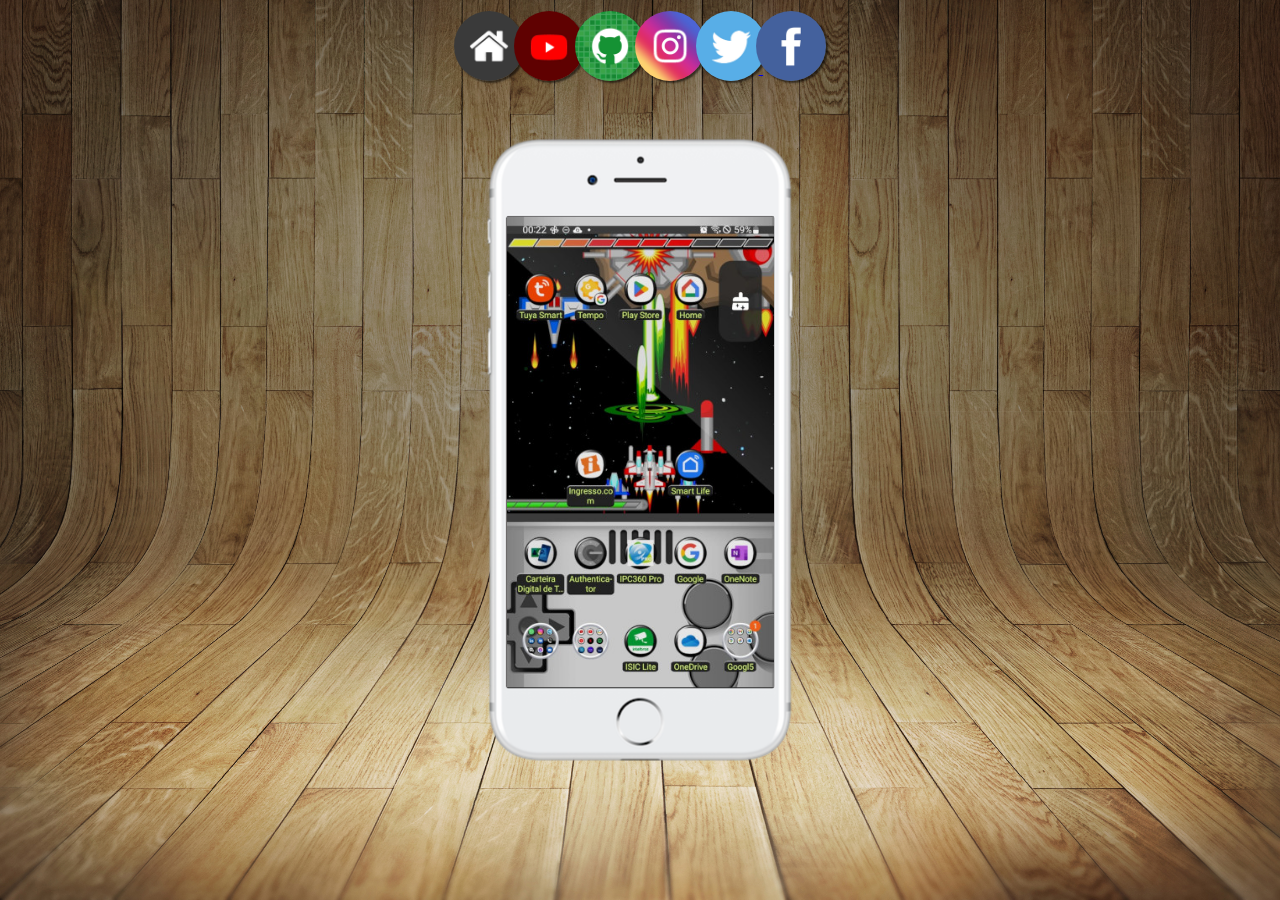
<file: index.html>
<!DOCTYPE html>
<html lang="pt-br">
<head>
    <meta charset="UTF-8">
    <meta http-equiv="X-UA-Compatible" content="IE=edge">
    <meta name="viewport" content="width=device-width, initial-scale=1.0">
    <link rel="shortcut icon" href="favicon.ico" type="image/x-icon">
    <title>Projetos Redes Sociais</title>
    <link rel="stylesheet" href="estilos/style.css">
</head>
<body>
    <main>
        <section id="telefone"> 
            <iframe src="paginas-extras/home.html" name="tela" id="tela" frameborder="0">
                Seu navegador não é compatível.
            </iframe>
        </section>
        <section id="redes-sociais">
            <br> <a href="paginas-extras/home.html" target="tela"><img src="imagens/logo-home.jpg" alt="Home"></a>  
            <a href="paginas-extras/youtube.html" target="tela"><img src="imagens/logo-youtube.jpg" alt="YouTube"></a>
            <a href="paginas-extras/github.html" target="tela"><img src="imagens/logo-github.jpg" alt="github"></a>
            <a href="paginas-extras/instagram.html" target="tela"><img src="imagens/logo-instagram.jpg" alt="instagram"></a>
            <a href="paginas-extras/twitter.html" target="tela"><img src="imagens/logo-twitter.jpg" alt="twitter">
            </a>
            <a href="paginas-extras/facebook.html" target="tela"><img src="imagens/logo-facebook.jpg" alt="facebook"></a>
        </section>
    </main>
</body>
</html>
</file>
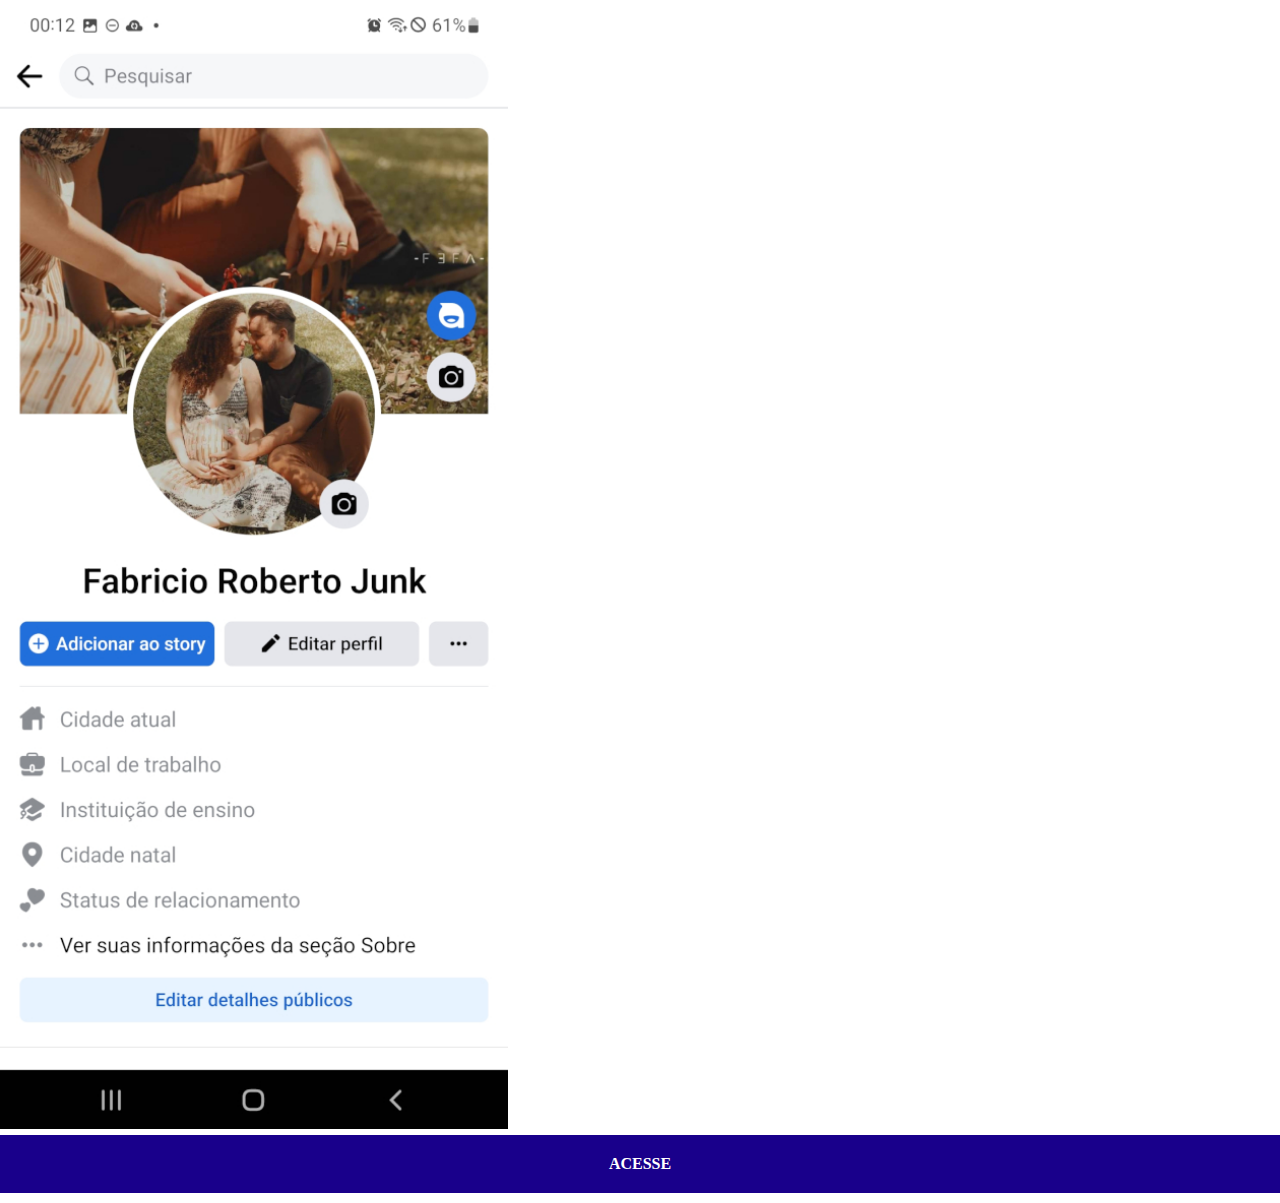
<file: paginas-extras/facebook.html>
<!DOCTYPE html>
<html lang="pt-br">
<head>
    <meta charset="UTF-8">
    <meta http-equiv="X-UA-Compatible" content="IE=edge">
    <meta name="viewport" content="width=device-width, initial-scale=1.0">
    <title>facebook</title>
    <link rel="stylesheet" href="../estilos/social.css">
    <style></style>
</head>
<body>
    <img src="../imagens/tela-facebook.jpg"  alt="facebook">
    <a href="https://www.facebook.com/FabricioJungCX/" target="_blank">ACESSE</a>
</body>
</html>
</file>
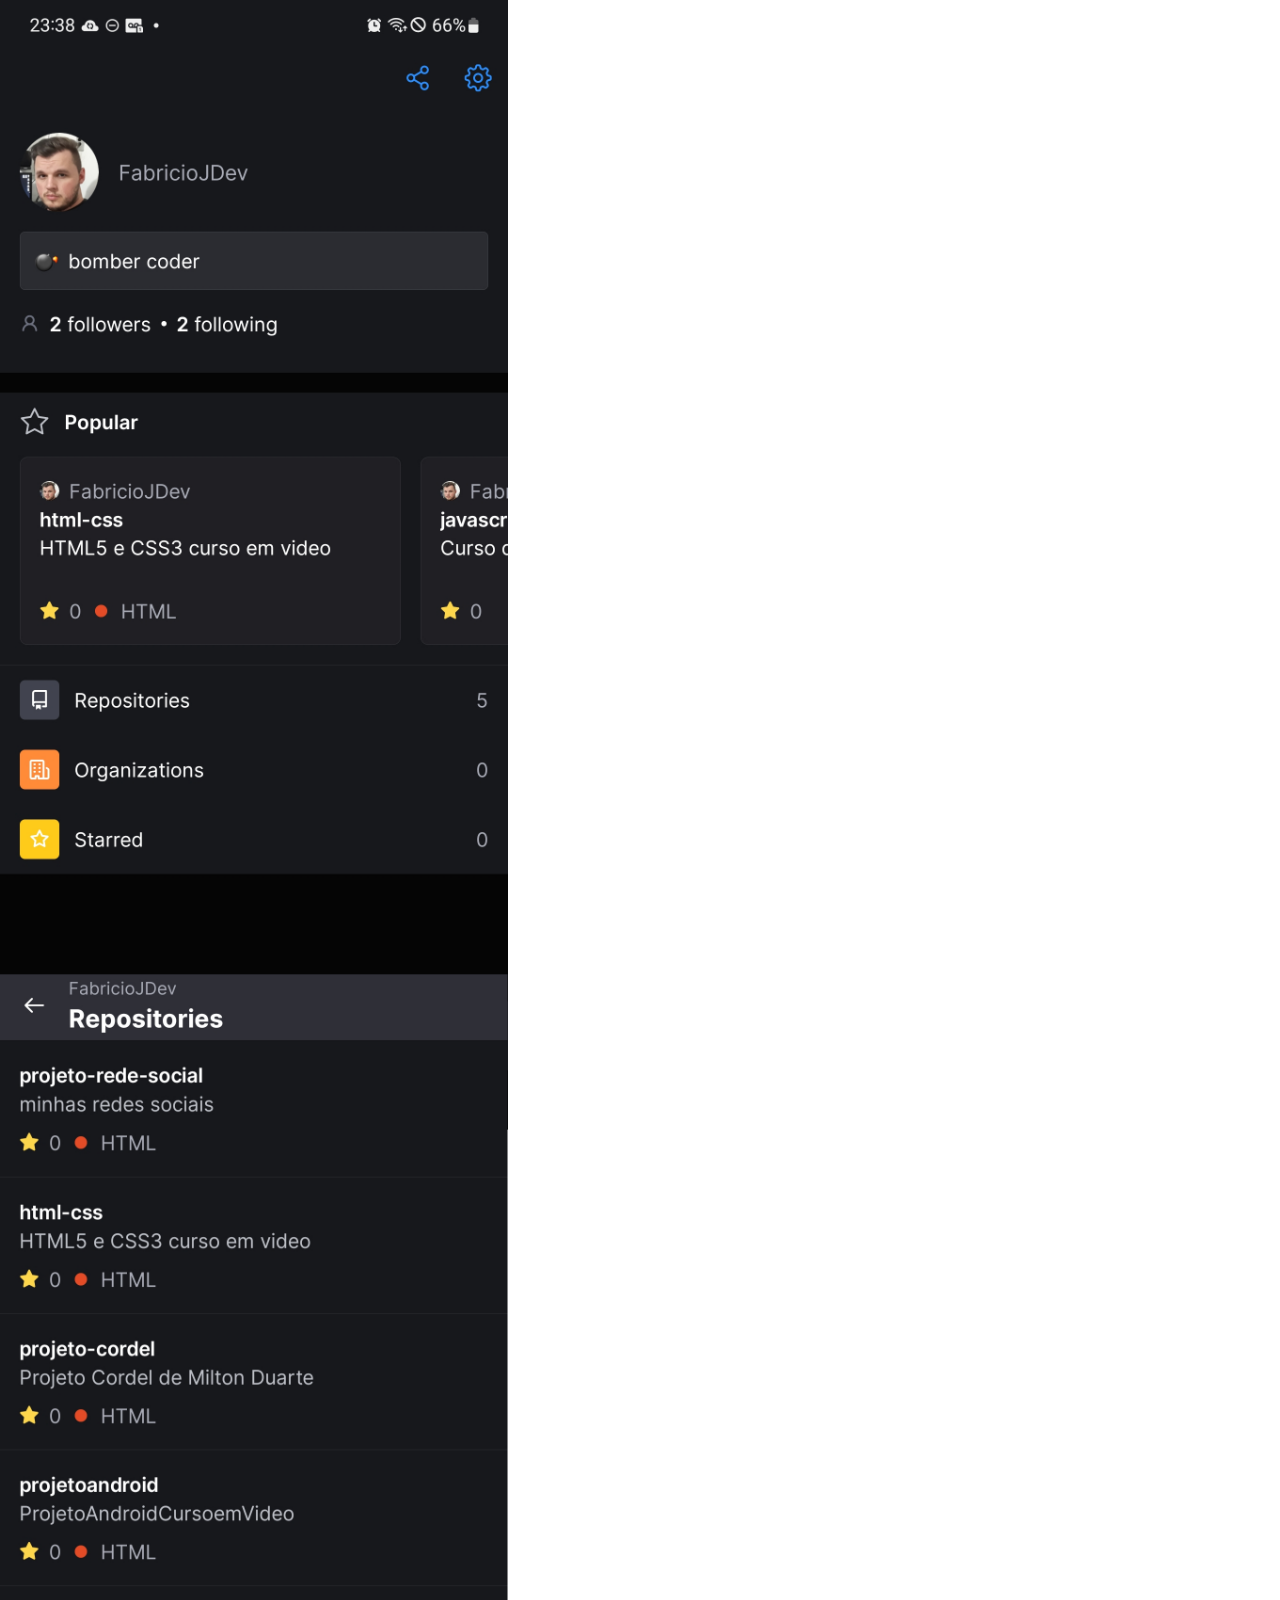
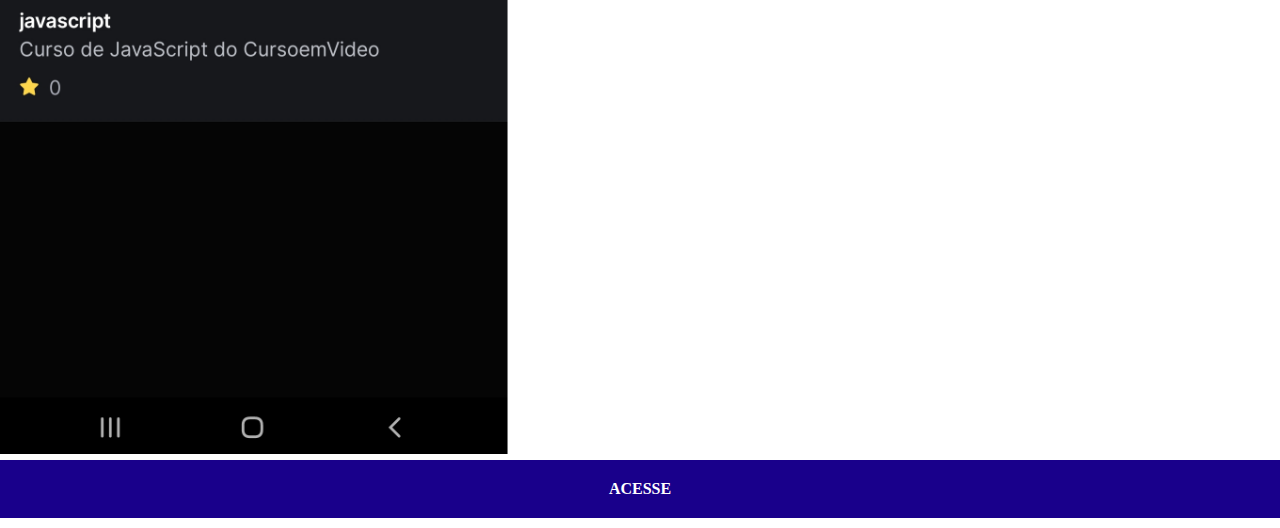
<file: paginas-extras/github.html>
<!DOCTYPE html>
<html lang="pt-br">
<head>
    <meta charset="UTF-8">
    <meta http-equiv="X-UA-Compatible" content="IE=edge">
    <meta name="viewport" content="width=device-width, initial-scale=1.0">
    <title>github</title>
    <link rel="stylesheet" href="../estilos/social.css">
</head>
<body>
    <img src="../imagens/tela-github.jpg" alt="github">
    <a href="https://github.com/FabricioJDev" target="_blank">ACESSE</a>
</body>
</html>
</file>
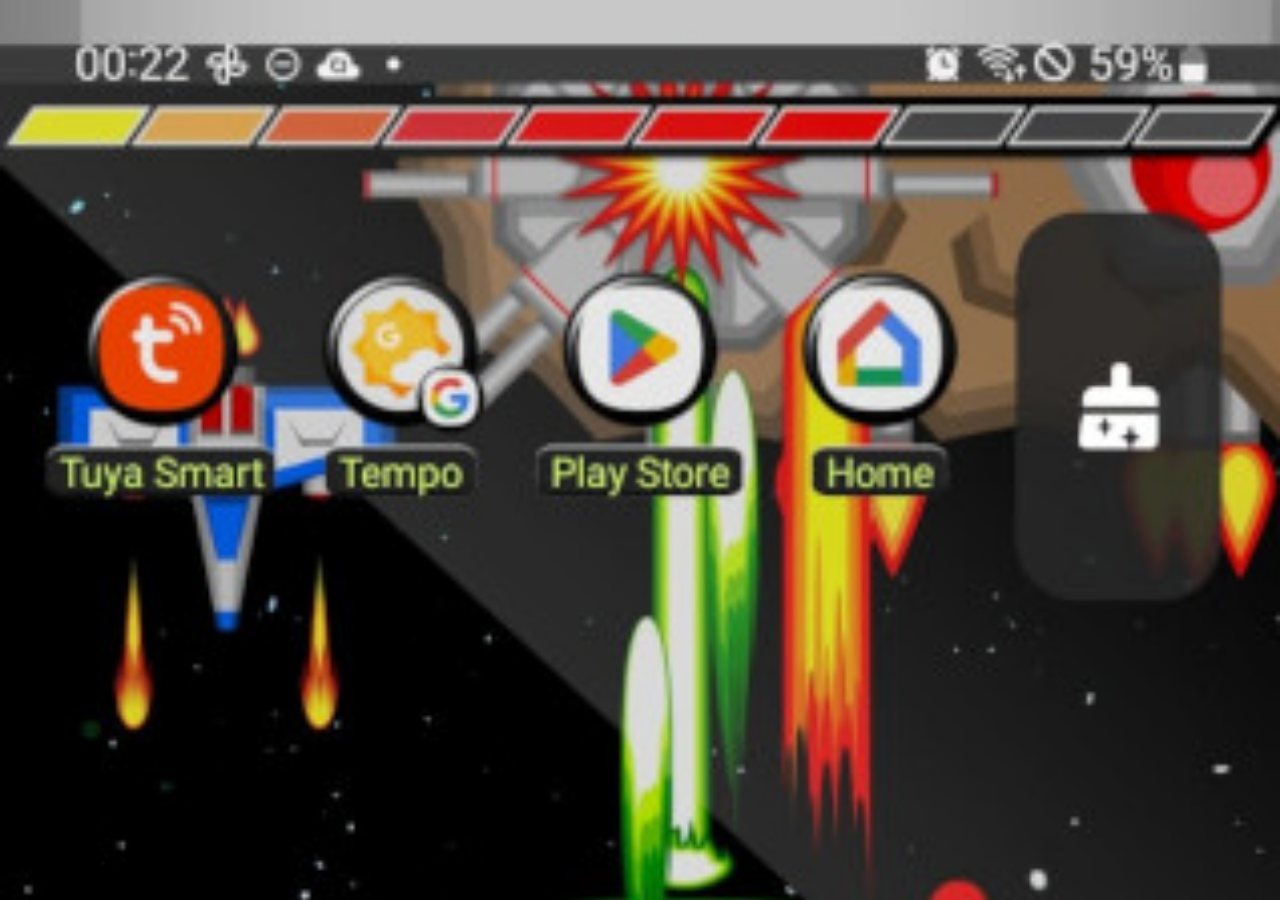
<file: paginas-extras/home.html>
<!DOCTYPE html>
<html lang="pt-br">
<head>
    <meta charset="UTF-8">
    <meta http-equiv="X-UA-Compatible" content="IE=edge">
    <meta name="viewport" content="width=device-width, initial-scale=1.0">
    <title>Home</title>
    <style>
        * {
            margin: 0px;
            padding: 0px;
        }
        body {
            width: 100vw;
            height: 100vh;
            background: black url('../imagens/tela-home.jpg') no-repeat top center;
            background-size: cover;
        }
    </style>
</head>
<body>
    
</body>
</html>
</file>
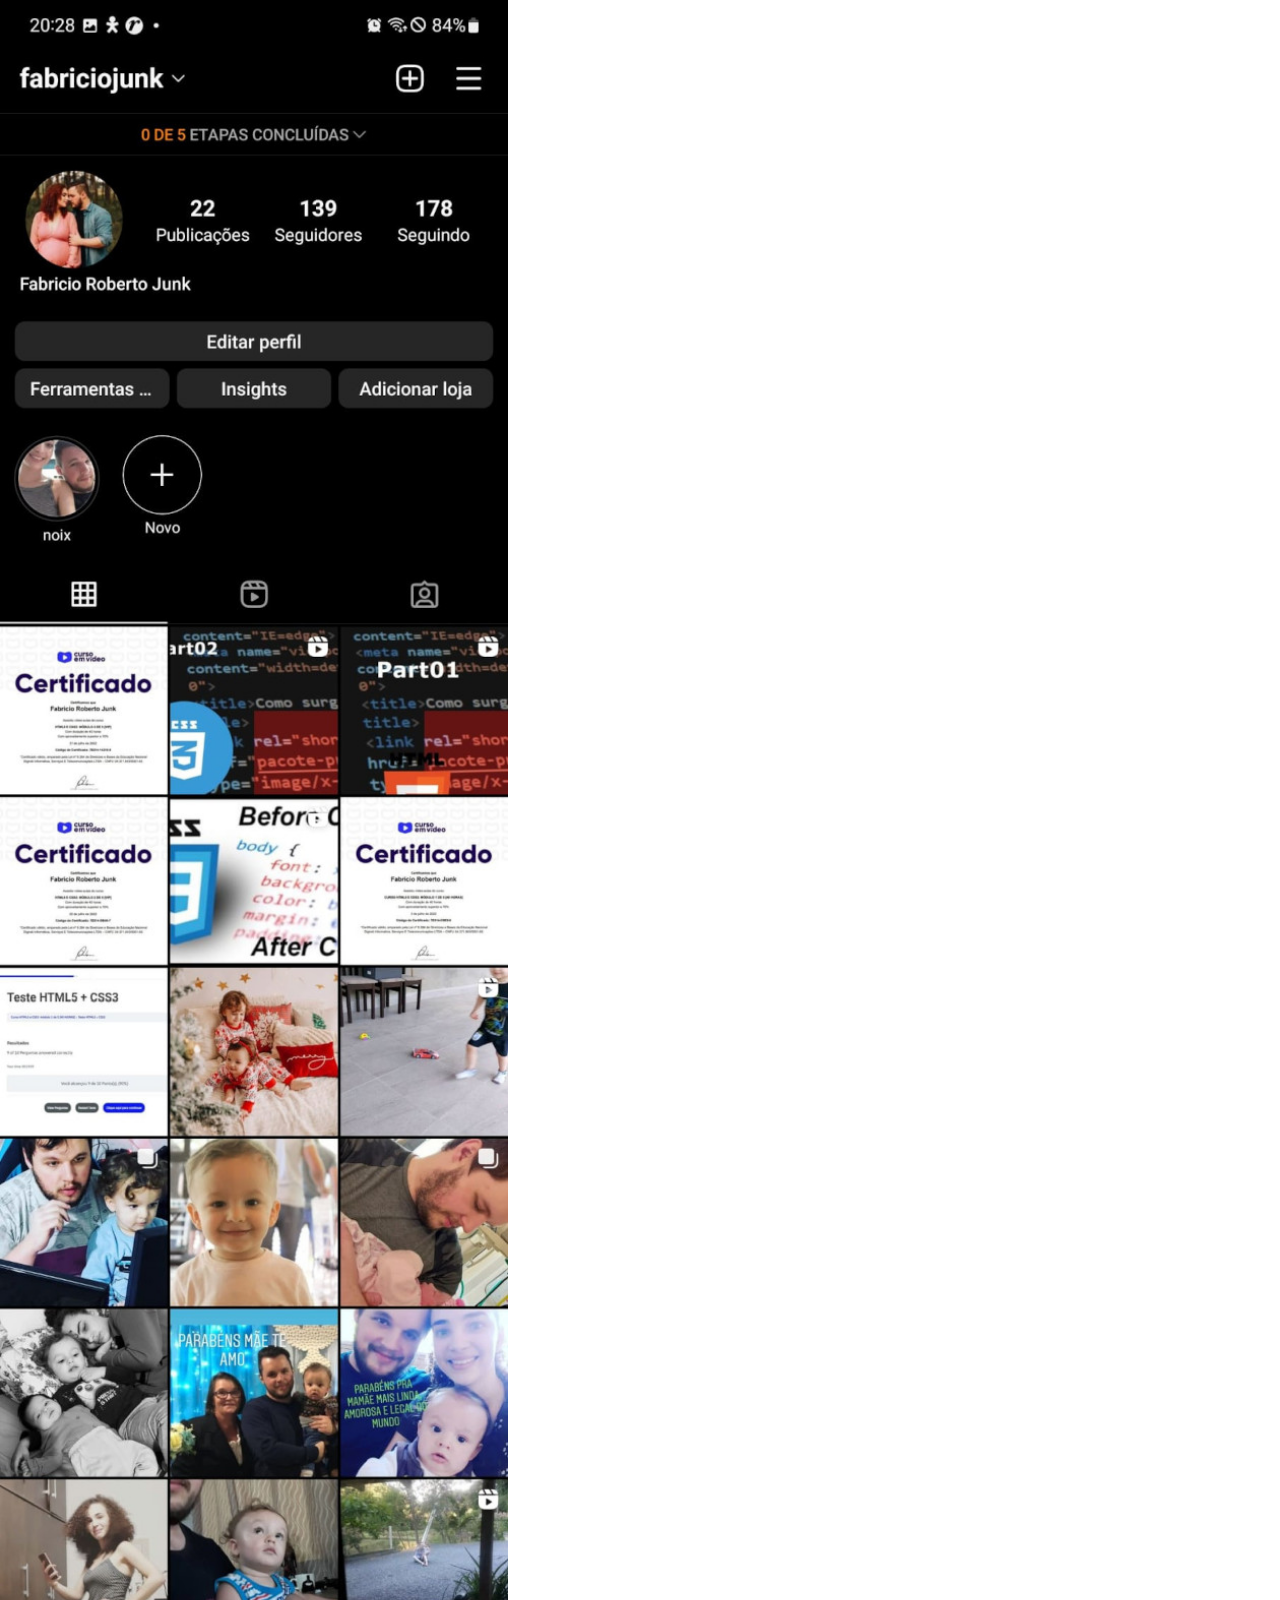
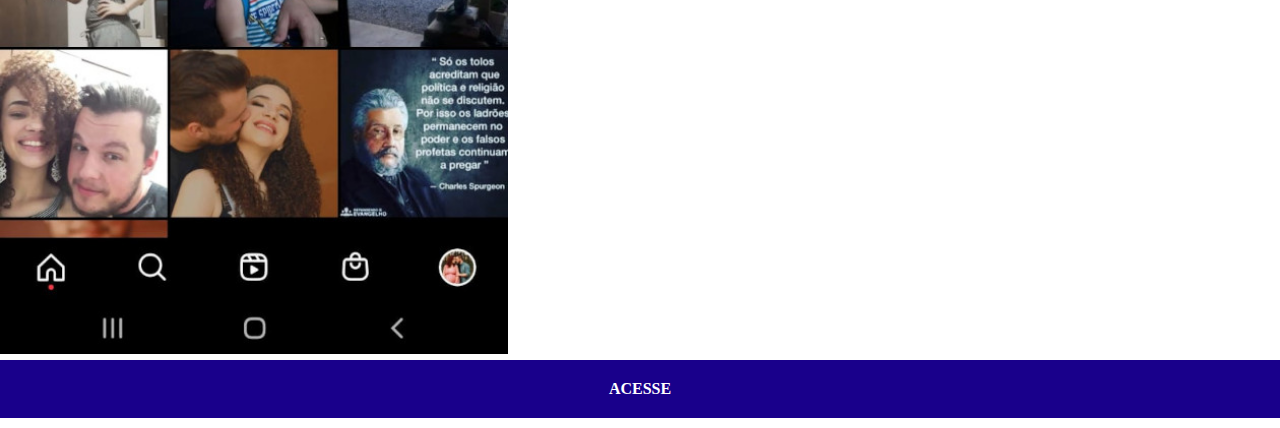
<file: paginas-extras/instagram.html>
<!DOCTYPE html>
<html lang="pt-br">
<head>
    <meta charset="UTF-8">
    <meta http-equiv="X-UA-Compatible" content="IE=edge">
    <meta name="viewport" content="width=device-width, initial-scale=1.0">
    <title>Instagram</title>
    <link rel="stylesheet" href="../estilos/social.css">
</head>
<body>
        <img src="../imagens/tela-instagram.jpg" alt="Instagram">
        <a href="https://www.instagram.com/fabriciojunk/" target="_blank">ACESSE</a>
</body>
</html>
</file>
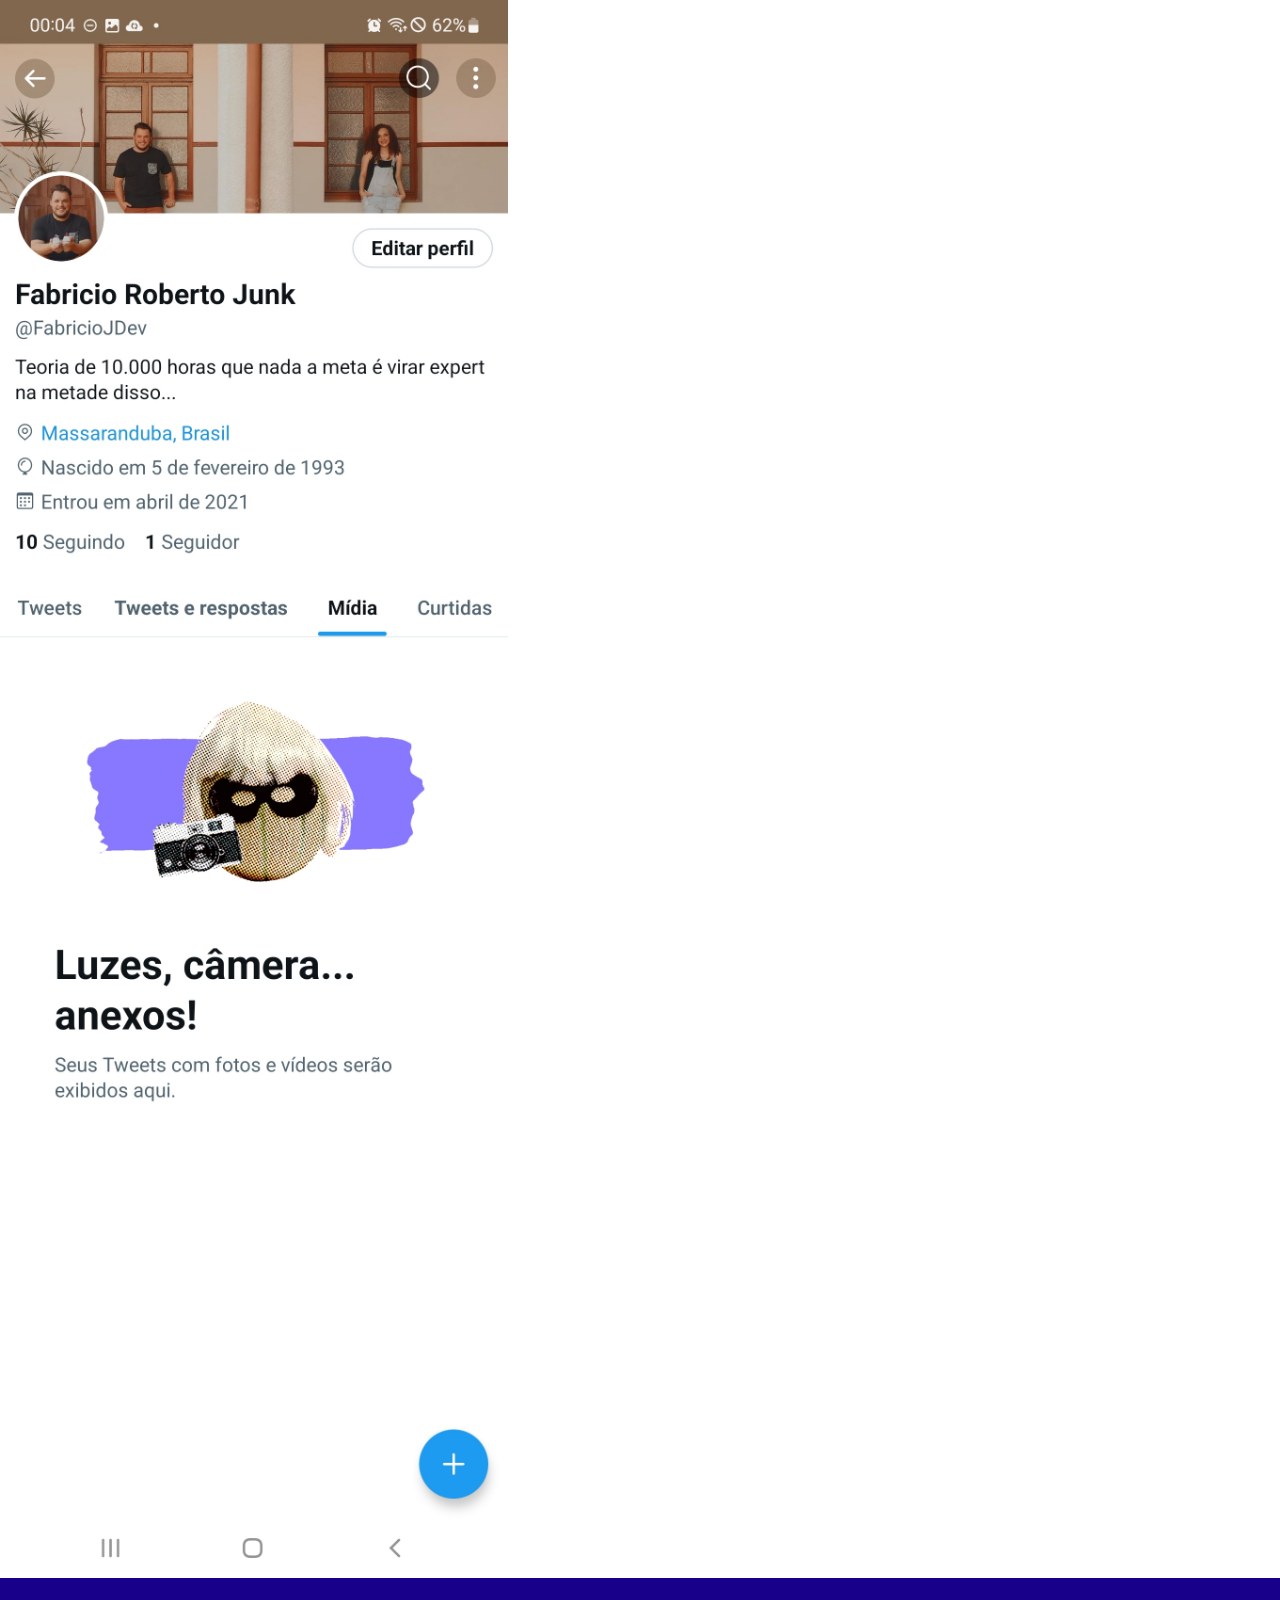
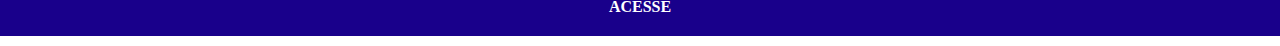
<file: paginas-extras/twitter.html>
<!DOCTYPE html>
<html lang="pt-br">
<head>
    <meta charset="UTF-8">
    <meta http-equiv="X-UA-Compatible" content="IE=edge">
    <meta name="viewport" content="width=device-width, initial-scale=1.0">
    <title>twitter</title>
    <link rel="stylesheet" href="../estilos/social.css">
</head>
<body>
        <img src="../imagens/tela-twitter.jpg" alt="twitter">
        <a href="https://twitter.com/JunkRoberto" target="_blank">ACESSE</a>
</body>
</html>
</file>
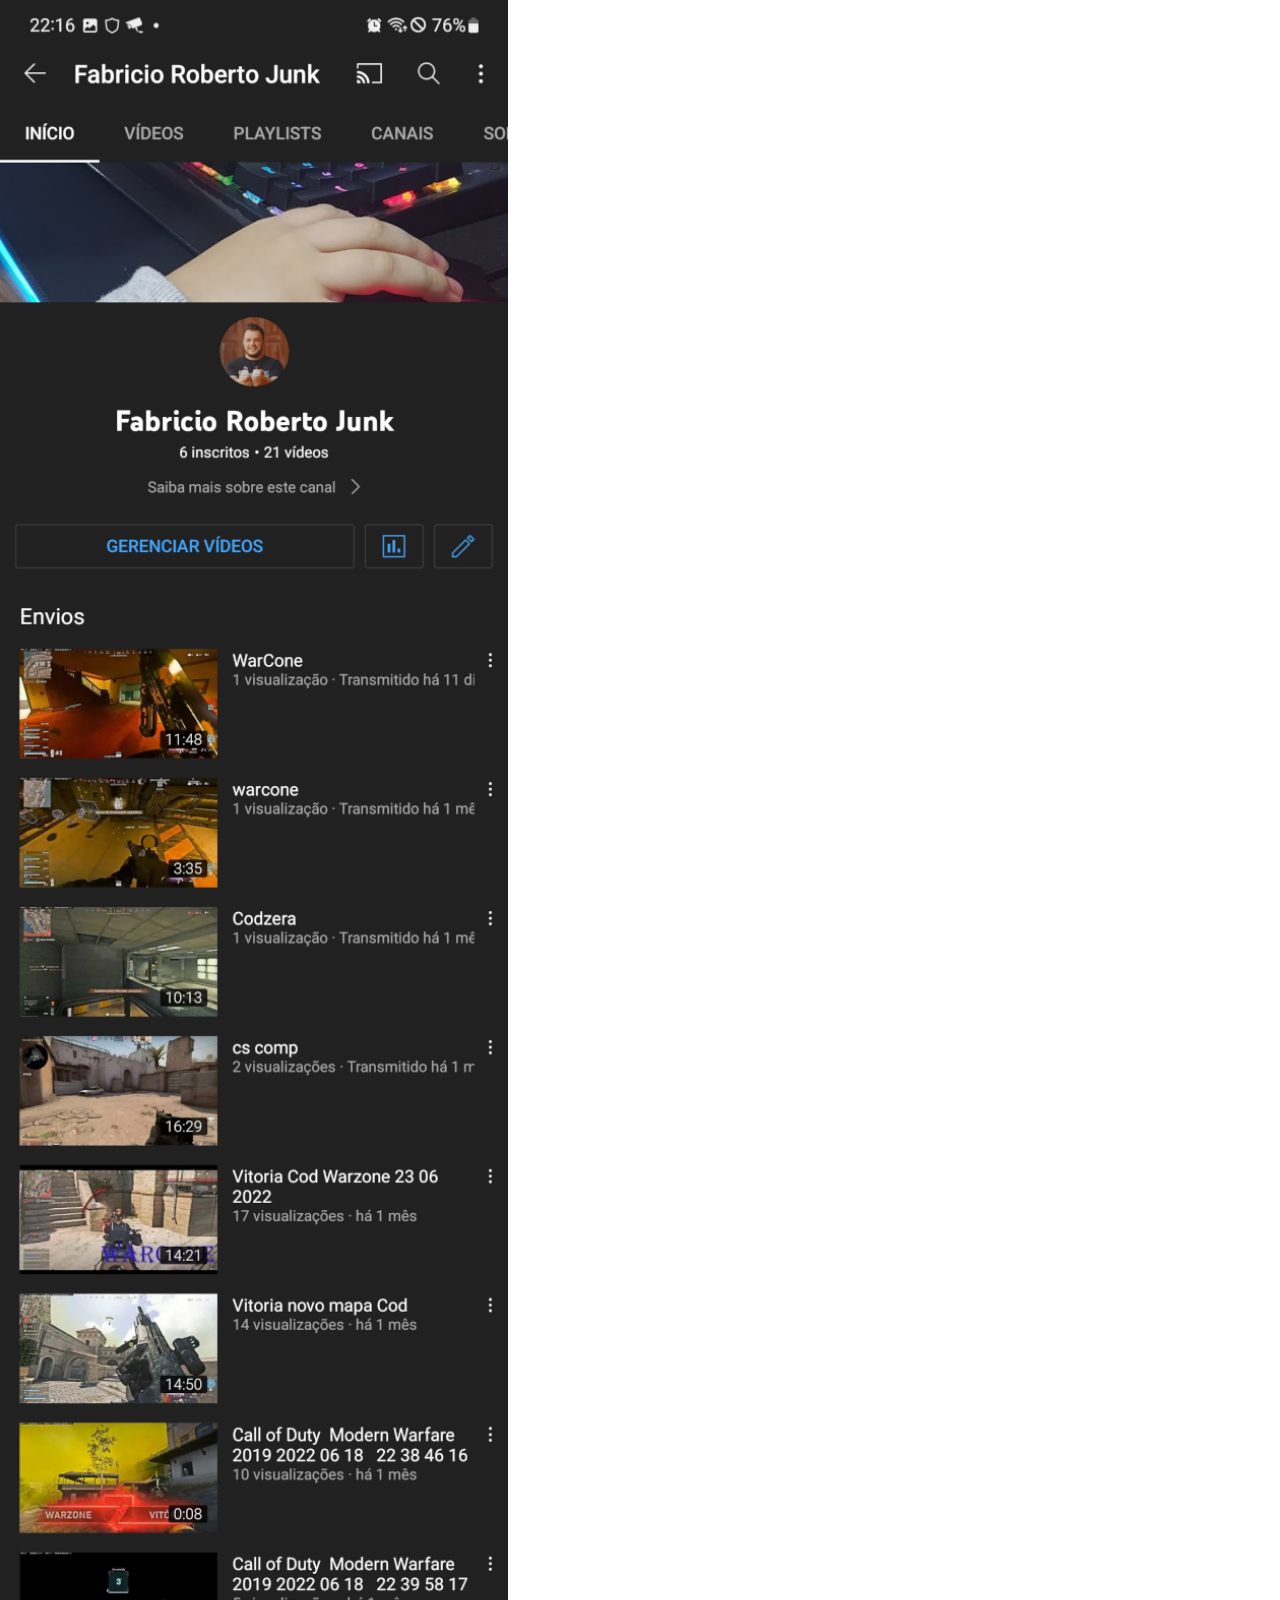
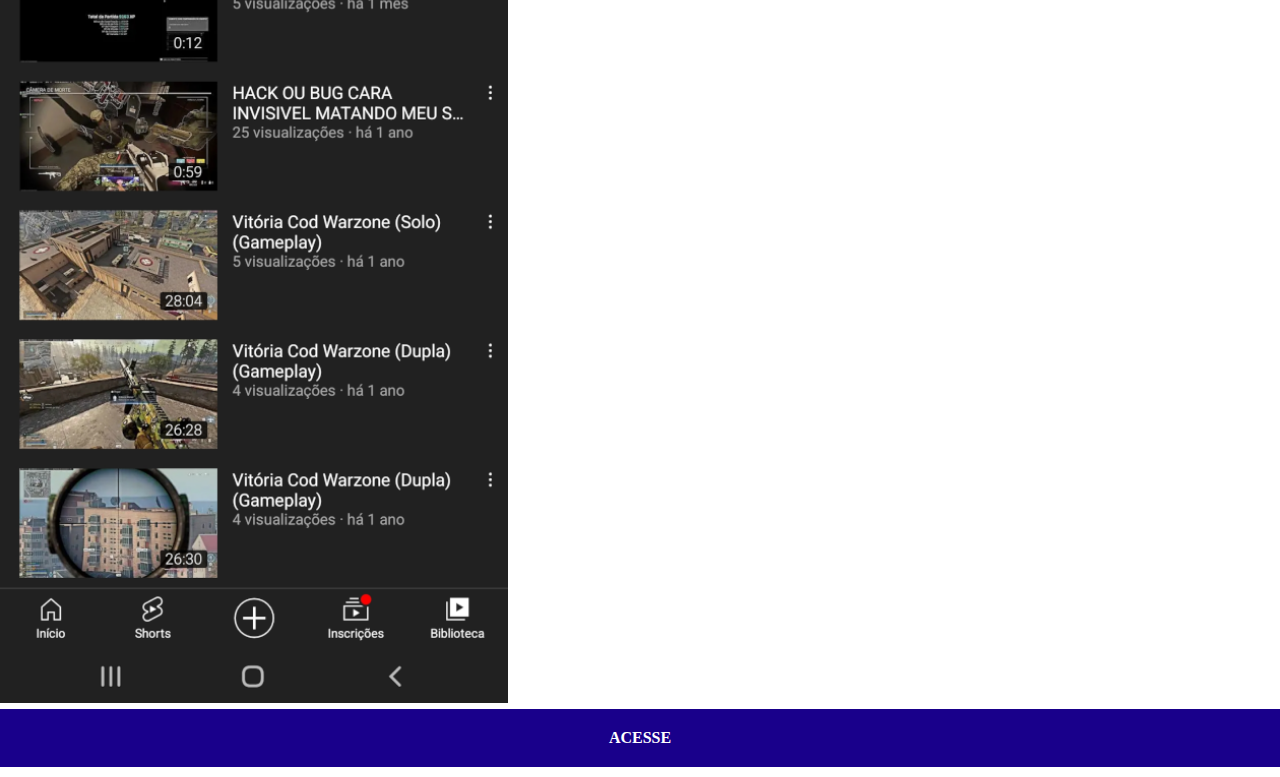
<file: paginas-extras/youtube.html>
<!DOCTYPE html>
<html lang="pt-br">
<head>
    <meta charset="UTF-8">
    <meta http-equiv="X-UA-Compatible" content="IE=edge">
    <meta name="viewport" content="width=device-width, initial-scale=1.0">
    <title>YouTube</title>
    <link rel="stylesheet" href="../estilos/social.css">
</head>
<body>
    <img src="../imagens/tela-youtube.png" alt="youtube">
    <a href="https://www.youtube.com/channel/UC5NniddNGuG0_MMpU9yJXHA/playlists" target="_blank">ACESSE</a>       
</body>
</html>
</file>
<file: estilos/style.css>
@charset "UTF-8";

* {
    margin: 0px;
    padding: 0px;
    font-family: Arial, Helvetica, sans-serif;
}
html, body {
    height: 100vh;
    width: 100vw;
    background-color: black;
}
body {
    background: url('../imagens/fundo-madeira.jpg') no-repeat bottom;
    background-size: cover;
    background-attachment: fixed;
}
main {
    position: relative;
    height: 100vh;
}
section#telefone {
    position: absolute;
    top: 50%;
    left: 50%;
    transform: translate(-50%, -50%);
    height: 627px;
    width: 310px;
    background:url('../imagens/frame-iphone.png') no-repeat top center;
}
iframe#tela {
    position: relative;
    top: 80px;
    left: 22px;
    width: 267px;
    height: 471px;
}
section#redes-sociais {
    text-align: center;

}
section#redes-sociais img {
    width: 70px;
    margin: -7px;
    border-radius: 50%;
    box-shadow: 2px 2px 2px rgba(0, 0, 0, 0.568);
    box-sizing: border-box;
}
section#redes-sociais img:hover {
    border: 2px solid rgba(255, 255, 255, 0.637);
    transform: translate(-4px, -4px);
    box-shadow: 5px 5px 10px rgba(0, 0, 0, 0.514);
    transition: transform 0.3s, border 1s;

}
</file>
<file: estilos/social.css>
@charset "UTF-8"

* {
    margin: 0px;   
    padding: 0px;
    font-family: Arial, Helvetica, sans-serif;
    
}
::-webkit-scrollbar {
    width: 0px;
    height: 0px;
}
img {
    width: 56.5vh;
    margin: -8.5px;
}
a {
    display: block;
    background-color: rgb(25, 0, 139);
    color: white;
    padding: 20px;
    margin: 10px -8px;
    text-align: center;
    font-weight: bolder;
    text-decoration: none;
}
a:hover {
    background-color: rgb(0, 255, 234);
}
</file>
